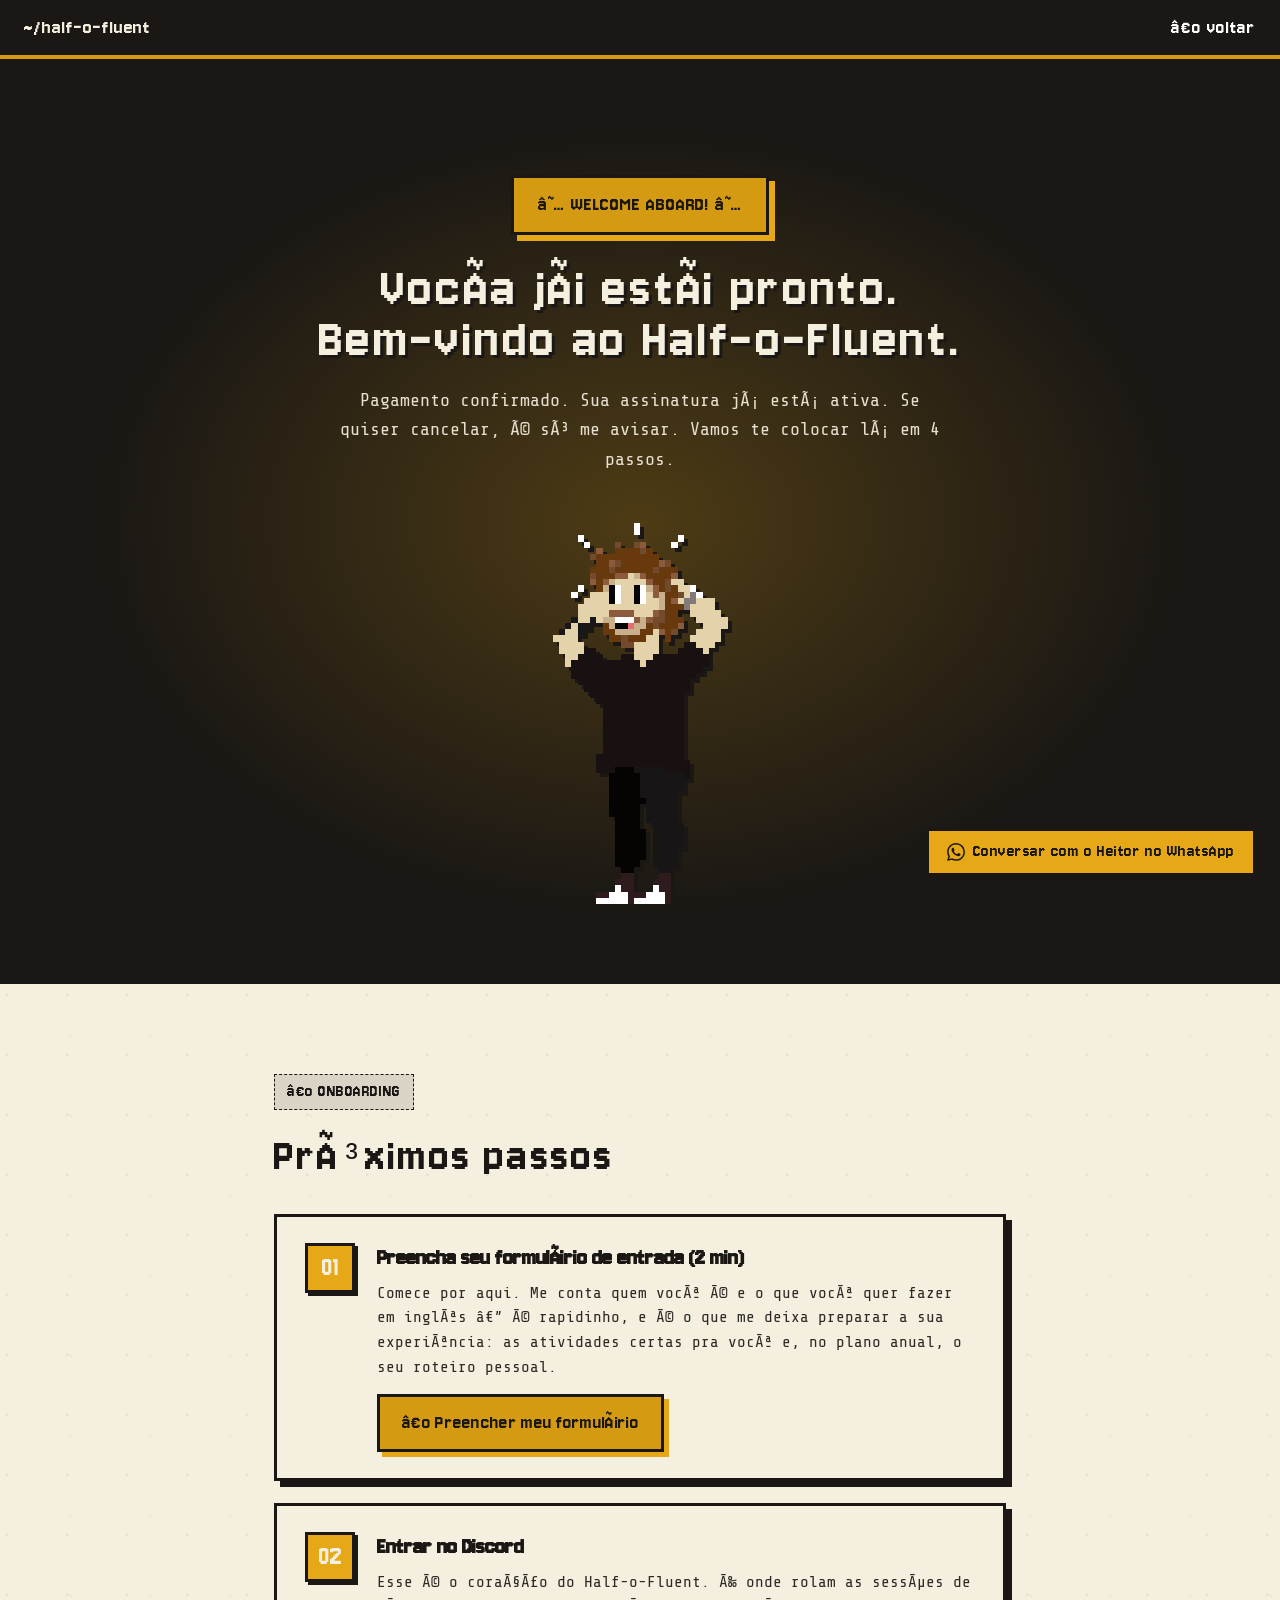
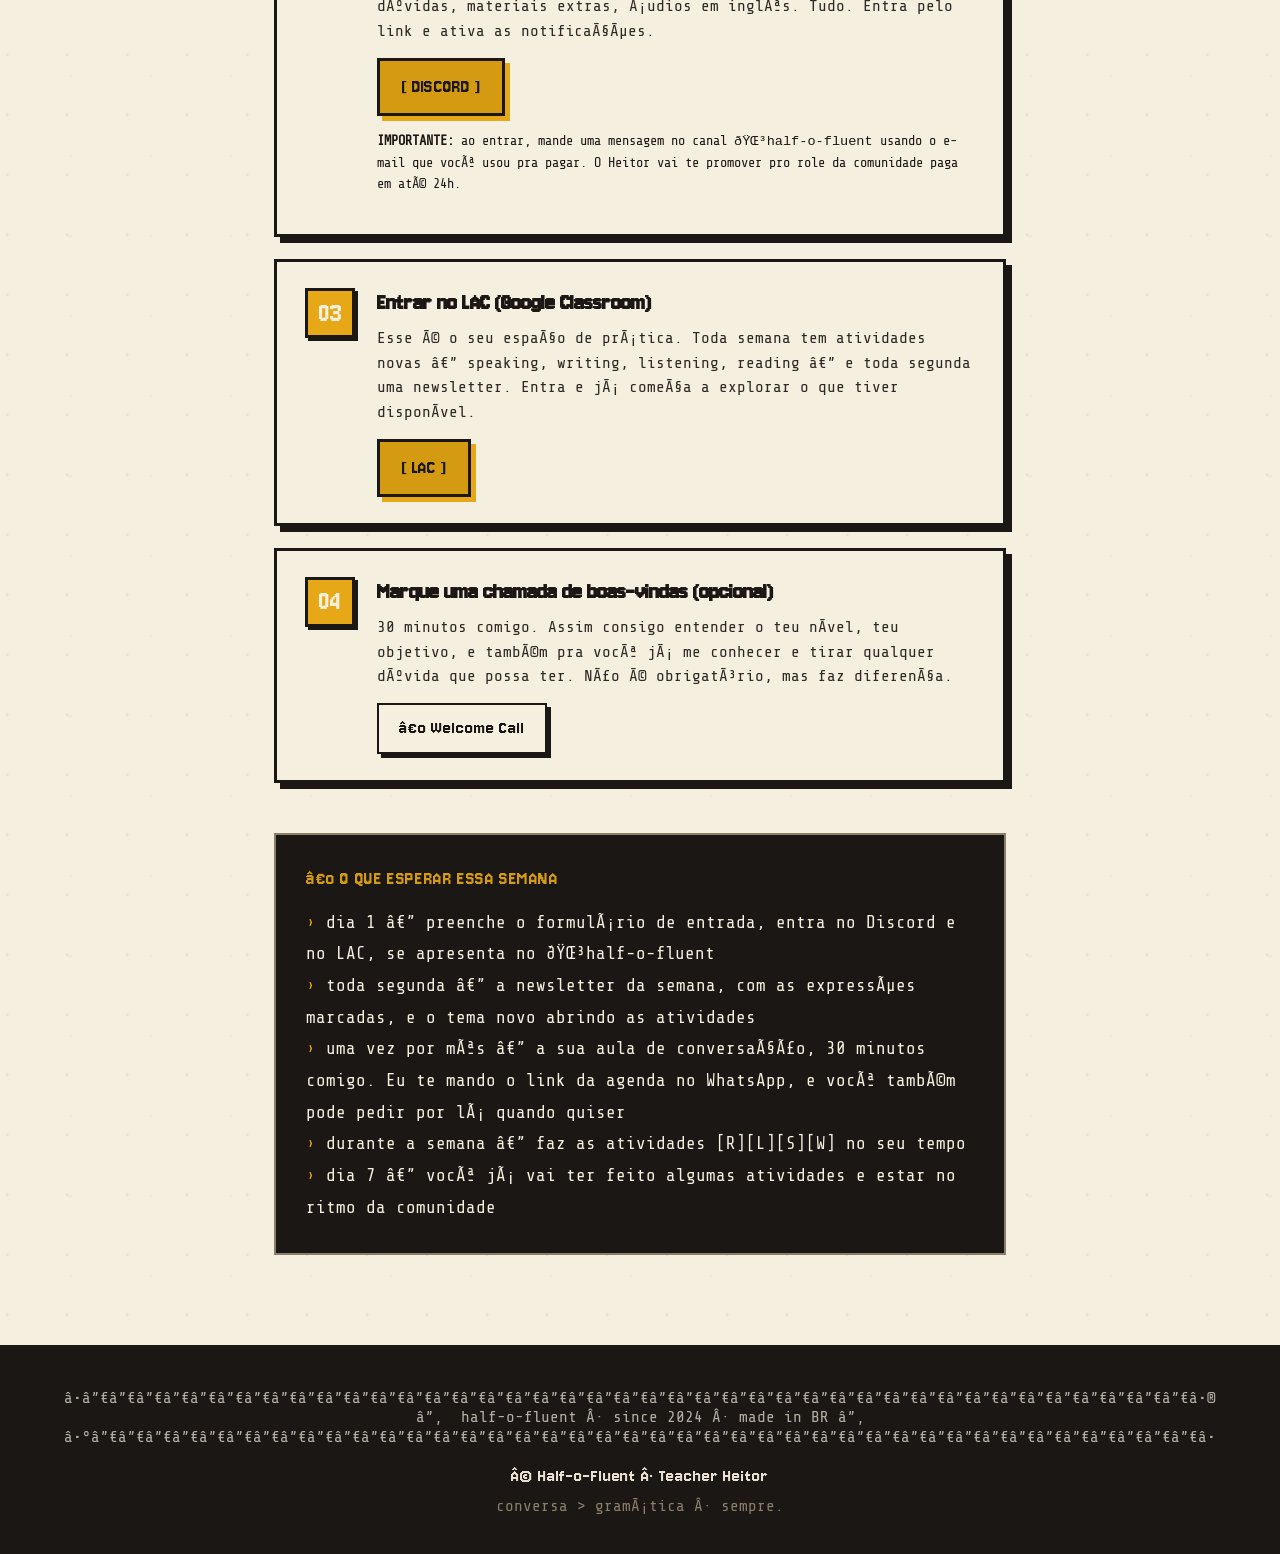
<file: bem-vindo.html>
<!DOCTYPE html>
<html lang="pt-BR">
<head>
    <script defer src="https://cloud.umami.is/script.js" data-website-id="f7b550e4-48d6-4816-8ac1-0fb7448a039a"></script>

    <!-- ===== PIXEL DA META (2026-08-16) ===============================
         Mesmo dataset do index.html: half-o-fluent.com, id 971643325947322.
         Esta pagina agora e o destino pos-pagamento dos links do Stripe,
         entao e AQUI que o evento Purchase nasce.
         ================================================================ -->
    <!-- Meta Pixel Code -->
    <script>
    !function(f,b,e,v,n,t,s)
    {if(f.fbq)return;n=f.fbq=function(){n.callMethod?
    n.callMethod.apply(n,arguments):n.queue.push(arguments)};
    if(!f._fbq)f._fbq=n;n.push=n;n.loaded=!0;n.version='2.0';
    n.queue=[];t=b.createElement(e);t.async=!0;
    t.src=v;s=b.getElementsByTagName(e)[0];
    s.parentNode.insertBefore(t,s)}(window, document,'script',
    'https://connect.facebook.net/en_US/fbevents.js');
    fbq('init', '971643325947322');
    fbq('track', 'PageView');
    </script>
    <noscript><img height="1" width="1" style="display:none"
    src="https://www.facebook.com/tr?id=971643325947322&ev=PageView&noscript=1"
    /></noscript>
    <!-- End Meta Pixel Code -->

    <link rel="icon" type="image/png" href="assets/favicon.png">
    <meta charset="UTF-8">
    <meta name="viewport" content="width=device-width, initial-scale=1.0">
    <meta name="description" content="Bem-vindo à comunidade Half-o-Fluent.">
    <meta name="robots" content="noindex, nofollow">
    <title>Bem-vindo · Half-o-Fluent</title>
    <link rel="stylesheet" href="style.css">
</head>
<body>

<!-- ==================== NAV (minimal) ==================== -->
<nav class="navbar">
    <a href="index.html" class="nav-brand pixel-font">~/half-o-fluent</a>
    <ul class="nav-links">
        <li><a class="pixel-font" href="index.html">› voltar</a></li>
    </ul>
</nav>

<!-- ==================== WELCOME HERO ==================== -->
<header class="welcome-hero">
    <div class="hero-bg" aria-hidden="true">
        <div class="hero-mountains"></div>
        <div class="hero-mist"></div>
        <div class="hero-scanlines"></div>
    </div>

    <div style="position: relative; z-index: 1;">
        <p class="welcome-banner pixel-font">★ WELCOME ABOARD! ★</p>
        <h1 class="welcome-headline pixel-font">Você já está pronto.<br>Bem-vindo ao Half-o-Fluent.</h1>
        <p class="welcome-sub" id="welcome-sub">Pagamento confirmado. Sua assinatura já está ativa. Se quiser cancelar, é só me avisar. Vamos te colocar lá em 4 passos.</p>
        <img src="assets/heitor-intro-2.png" alt="Teacher Heitor comemorando" class="welcome-avatar">
    </div>
</header>

<!-- ==================== ONBOARDING STEPS ==================== -->
<section class="section section-parchment">
    <div class="container narrow">
        <div class="section-header">
            <span class="section-label pixel-font">› ONBOARDING</span>
        </div>

        <h2 class="section-title pixel-font">Próximos passos</h2>

        <div class="steps-grid">

            <div class="step-card">
                <div class="step-num">01</div>
                <div class="step-body">
                    <h3>Preencha seu formulário de entrada (2 min)</h3>
                    <p>Comece por aqui. Me conta quem você é e o que você quer fazer em inglês — é rapidinho, e é o que me deixa preparar a sua experiência: as atividades certas pra você e, no plano anual, o seu roteiro pessoal.</p>
                    <!-- ⬇️ HEITOR: cole aqui o link do Google Form de entrada. É o ÚNICO lugar do form nesta página. -->
                    <a href="https://forms.gle/jyiyxY1DZCByrQmu9" class="btn-primary pixel-font" target="_blank" rel="noopener" data-umami-event="intake_form">› Preencher meu formulário</a>
                </div>
            </div>

            <div class="step-card">
                <div class="step-num">02</div>
                <div class="step-body">
                    <h3>Entrar no Discord</h3>
                    <p>Esse é o coração do Half-o-Fluent. É onde rolam as sessões de dúvidas, materiais extras, áudios em inglês. Tudo. Entra pelo link e ativa as notificações.</p>
                    <a href="https://discord.gg/bJD7fcKxhy" class="btn-primary pixel-font" target="_blank" rel="noopener">[ DISCORD ]</a>
                    <p style="margin-top:14px; font-size:0.85rem; color:var(--moss);"><strong>IMPORTANTE:</strong> ao entrar, mande uma mensagem no canal <code>🌳half-o-fluent</code> usando o e-mail que você usou pra pagar. O Heitor vai te promover pro role da comunidade paga em até 24h.</p>
                </div>
            </div>

            <div class="step-card">
                <div class="step-num">03</div>
                <div class="step-body">
                    <h3>Entrar no LAC (Google Classroom)</h3>
                    <p>Esse é o seu espaço de prática. Toda semana tem atividades novas — speaking, writing, listening, reading — e toda segunda uma newsletter. Entra e já começa a explorar o que tiver disponível.</p>
                    <a href="https://classroom.google.com/c/NzgxMzMwMzEwNjQ4?cjc=s4eo4k6s" class="btn-primary pixel-font" target="_blank" rel="noopener">[ LAC ]</a>
                </div>
            </div>

            <div class="step-card">
                <div class="step-num">04</div>
                <div class="step-body">
                    <h3>Marque uma chamada de boas-vindas (opcional)</h3>
                    <p>30 minutos comigo. Assim consigo entender o teu nível, teu objetivo, e também pra você já me conhecer e tirar qualquer dúvida que possa ter. Não é obrigatório, mas faz diferença.</p>
                    <a href="https://cal.com/teacherheitor/30min" class="btn-secondary pixel-font" target="_blank" rel="noopener">› Welcome Call</a>
                </div>
            </div>

        </div>

        <!-- ROADMAP -->
        <div class="roadmap">
            <p class="roadmap-title">› O QUE ESPERAR ESSA SEMANA</p>
            <ul>
                <li>dia 1 — preenche o formulário de entrada, entra no Discord e no LAC, se apresenta no 🌳half-o-fluent</li>
                <li>toda segunda — a newsletter da semana, com as expressões marcadas, e o tema novo abrindo as atividades</li>
                <li>uma vez por mês — a sua aula de conversação, 30 minutos comigo. Eu te mando o link da agenda no WhatsApp, e você também pode pedir por lá quando quiser</li>
                <li>durante a semana — faz as atividades [R][L][S][W] no seu tempo</li>
                <li>dia 7 — você já vai ter feito algumas atividades e estar no ritmo da comunidade</li>
            </ul>
        </div>
   </div>
</section>

<!-- ==================== FOOTER ==================== -->
<footer class="site-footer">
    <div class="container">
        <pre class="ascii-sig" aria-hidden="true">
╭─────────────────────────────────────────╮
│  half-o-fluent · since 2024 · made in BR │
╰─────────────────────────────────────────╯</pre>
        <p class="pixel-font footer-line">© Half-o-Fluent · Teacher Heitor</p>
        <p class="footer-line dim-text">conversa &gt; gramática · sempre.</p>
    </div>
</footer>

<a href="https://wa.me/5519991513041?text=Oi%20Heitor!%20Vi%20o%20site%20e%20queria%20tirar%20uma%20d%C3%BAvida." class="whatsapp-fab" target="_blank" rel="noopener" aria-label="Conversar com o Heitor no WhatsApp">
    <svg class="wa-icon" viewBox="0 0 24 24" fill="currentColor" aria-hidden="true"><path d="M17.472 14.382c-.297-.149-1.758-.867-2.03-.967-.273-.099-.471-.148-.67.15-.197.297-.767.966-.94 1.164-.173.199-.347.223-.644.075-.297-.15-1.255-.463-2.39-1.475-.883-.788-1.48-1.761-1.653-2.059-.173-.297-.018-.458.13-.606.134-.133.298-.347.446-.52.149-.174.198-.298.298-.497.099-.198.05-.371-.025-.52-.075-.149-.669-1.612-.916-2.207-.242-.579-.487-.5-.669-.51-.173-.008-.371-.01-.57-.01-.198 0-.52.074-.792.372-.272.297-1.04 1.016-1.04 2.479 0 1.462 1.065 2.875 1.213 3.074.149.198 2.096 3.2 5.077 4.487.709.306 1.262.489 1.694.625.712.227 1.36.195 1.871.118.571-.085 1.758-.719 2.006-1.413.248-.694.248-1.289.173-1.413-.074-.124-.272-.198-.57-.347m-5.421 7.403h-.004a9.87 9.87 0 01-5.031-1.378l-.361-.214-3.741.982.998-3.648-.235-.374a9.86 9.86 0 01-1.51-5.26c.001-5.45 4.436-9.884 9.888-9.884 2.64 0 5.122 1.03 6.988 2.898a9.825 9.825 0 012.893 6.994c-.003 5.45-4.437 9.884-9.885 9.884m8.413-18.297A11.815 11.815 0 0012.05 0C5.495 0 .16 5.335.157 11.892c0 2.096.547 4.142 1.588 5.945L.057 24l6.305-1.654a11.882 11.882 0 005.683 1.448h.005c6.554 0 11.89-5.335 11.893-11.893a11.821 11.821 0 00-3.48-8.413z"/></svg>
    <span>Conversar com o Heitor no WhatsApp</span>
</a>

<!-- ==================== COMPRA: UMAMI + PIXEL (2026-08-16) ====================
     Os links de pagamento do Stripe agora terminam aqui, com ?plano=anual ou
     ?plano=mensal. Chegar nesta pagina COM esse parametro e a prova de que o
     pagamento passou, entao e aqui que disparam:

       Umami : purchase_confirmed  +  purchase_anual / purchase_mensal
       Meta  : Purchase (com valor em BRL)

     Sem ?plano= na URL nao dispara NADA de compra. Isso e de proposito: quem
     salvou o link nos favoritos, ou volta pra pegar o link do Discord de novo,
     nao pode contar como venda.

     Trava de recarga: uma vez disparado, guarda uma marca na sessionStorage.
     Dar F5 na pagina nao conta de novo.

     ATENCAO: o valor abaixo e o preco de tabela. Quem paga com cupom gera um
     Purchase com valor cheio aqui. Pro caixa de verdade, Stripe sempre.
     ========================================================================== -->
<script>
(function () {
  var PLANOS = {
    anual:  { valor: 949.90, evento: 'purchase_anual',  texto: 'Pagamento confirmado. Seu plano anual já está ativo, e você tem 12 meses pela frente. Vamos te colocar lá em 4 passos.' },
    mensal: { valor:  94.90, evento: 'purchase_mensal', texto: 'Pagamento confirmado. Sua assinatura já está ativa e renova todo mês. Se quiser cancelar, é só me avisar. Vamos te colocar lá em 4 passos.' }
  };

  var plano, marca, jaContou;
  try { plano = new URLSearchParams(window.location.search).get('plano'); } catch (e) { plano = null; }
  var p = plano && PLANOS[plano];
  if (!p) { return; }

  /* copy da pagina fala a lingua do plano certo */
  try {
    var sub = document.getElementById('welcome-sub');
    if (sub) { sub.textContent = p.texto; }
  } catch (e) {}

  /* trava de recarga */
  marca = 'hof_compra_' + plano;
  try { jaContou = window.sessionStorage.getItem(marca) === '1'; } catch (e) { jaContou = false; }
  if (jaContou) { return; }
  try { window.sessionStorage.setItem(marca, '1'); } catch (e) {}

  function dispara() {
    try {
      if (window.umami) {
        umami.track('purchase_confirmed', { plano: plano });
        umami.track(p.evento);
      }
    } catch (e) {}
    try {
      if (window.fbq) {
        fbq('track', 'Purchase', { value: p.valor, currency: 'BRL', content_name: 'LAC ' + plano });
      }
    } catch (e) {}
  }

  /* o script do Umami tem defer, entao pode nao existir ainda no parse.
     tenta agora e tenta de novo depois que a pagina terminar de carregar. */
  var mandou = false;
  function tenta() {
    if (mandou) { return; }
    if (window.umami || window.fbq) { mandou = true; dispara(); }
  }
  tenta();
  if (!mandou) {
    window.addEventListener('load', tenta);
    setTimeout(tenta, 1500);
    setTimeout(function () { if (!mandou) { mandou = true; dispara(); } }, 4000);
  }
})();
</script>

</body>
</html>
</file>
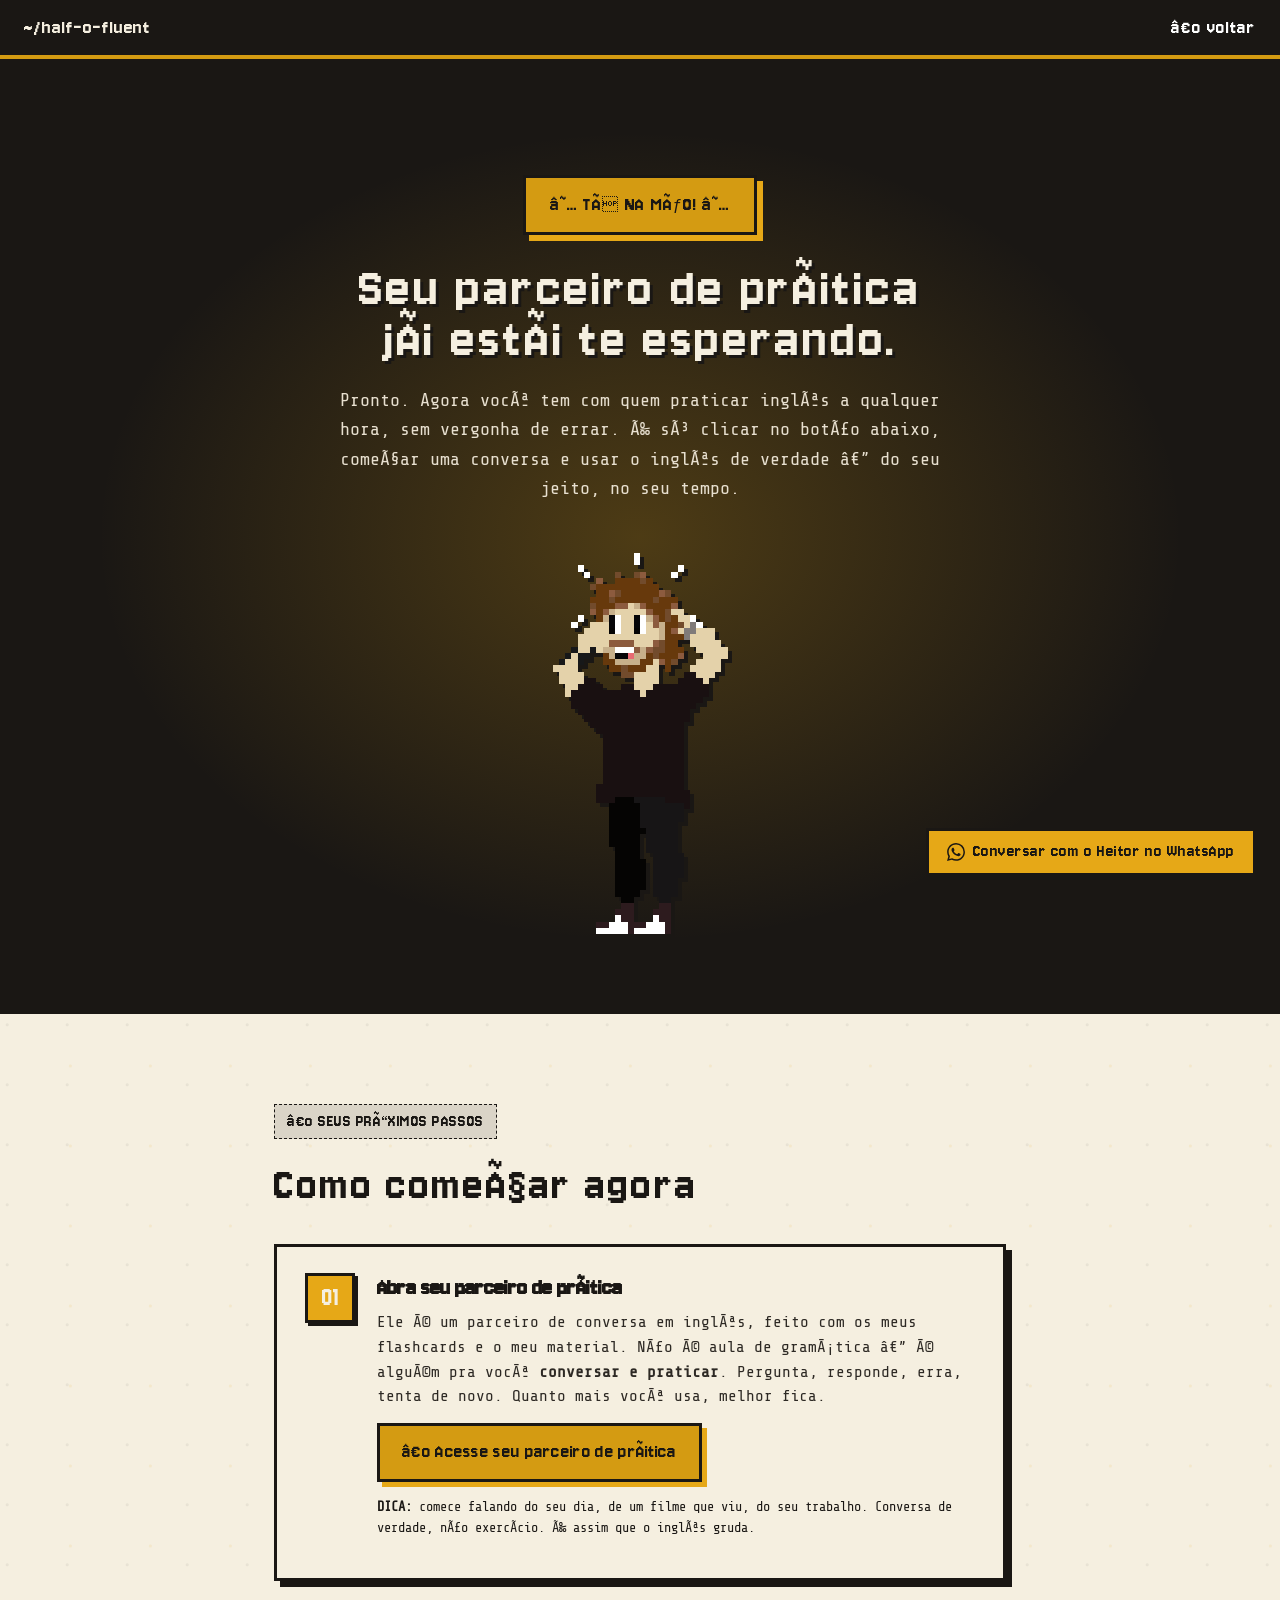
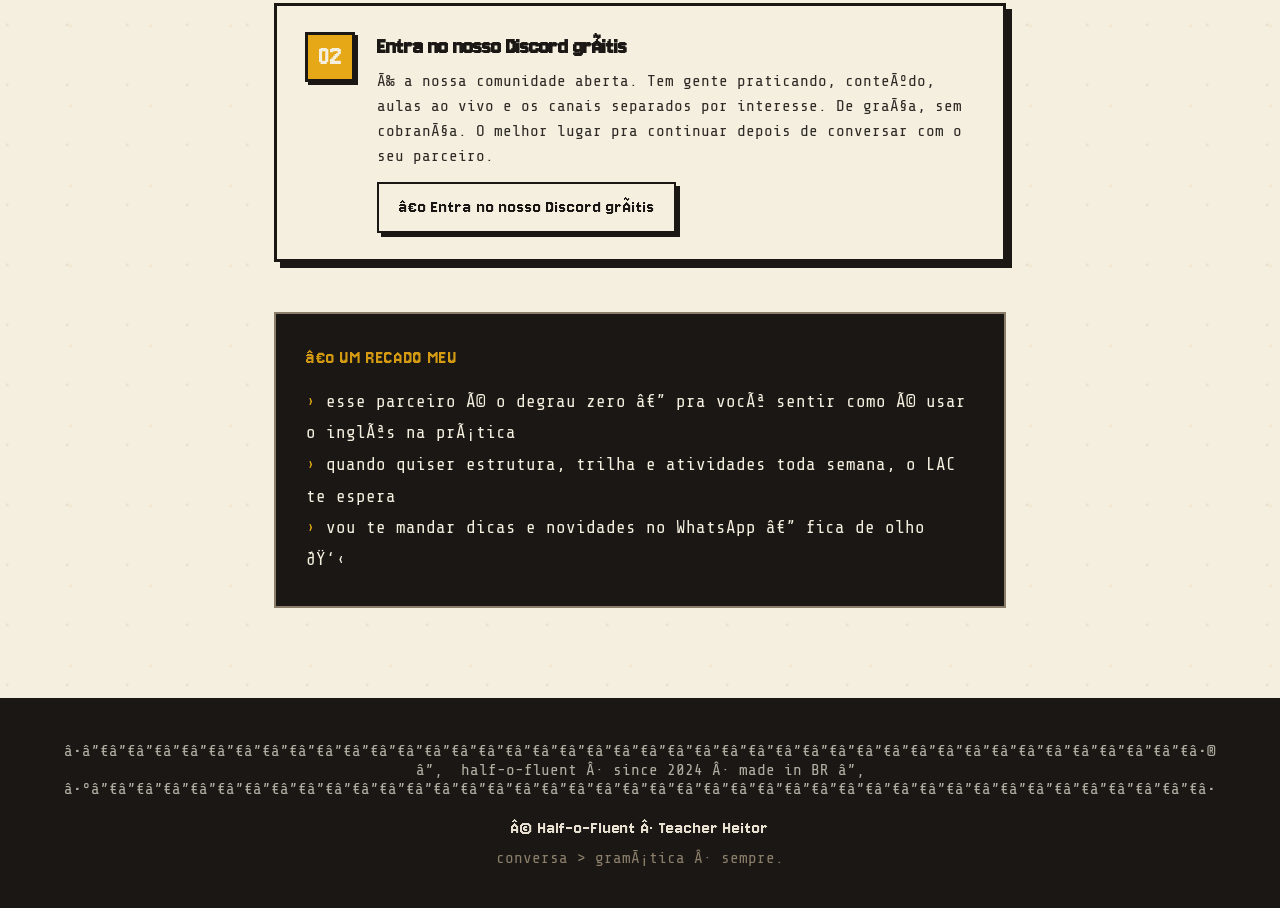
<file: comecar.html>
<!DOCTYPE html>
<html lang="pt-BR">
<head>
    <script defer src="https://cloud.umami.is/script.js" data-website-id="f7b550e4-48d6-4816-8ac1-0fb7448a039a"></script>

    <!-- ===== PIXEL DA META (046, 2026-08-27) =========================
         Mesmo dataset do index.html e do bem-vindo.html:
         half-o-fluent.com, id 971643325947322.
         Esta pagina e o destino do follow-up de WhatsApp quando um lead de
         aula experimental fica quieto. Sem pixel aqui, essa gente some.
         So PageView. Nao nasce nenhum evento de conversao nesta pagina.
         ================================================================ -->
    <!-- Meta Pixel Code -->
    <script>
    !function(f,b,e,v,n,t,s)
    {if(f.fbq)return;n=f.fbq=function(){n.callMethod?
    n.callMethod.apply(n,arguments):n.queue.push(arguments)};
    if(!f._fbq)f._fbq=n;n.push=n;n.loaded=!0;n.version='2.0';
    n.queue=[];t=b.createElement(e);t.async=!0;
    t.src=v;s=b.getElementsByTagName(e)[0];
    s.parentNode.insertBefore(t,s)}(window, document,'script',
    'https://connect.facebook.net/en_US/fbevents.js');
    fbq('init', '971643325947322');
    fbq('track', 'PageView');
    </script>
    <noscript><img height="1" width="1" style="display:none"
    src="https://www.facebook.com/tr?id=971643325947322&ev=PageView&noscript=1"
    /></noscript>
    <!-- End Meta Pixel Code -->

    <link rel="icon" type="image/png" href="assets/favicon.png">
    <meta charset="UTF-8">
    <meta name="viewport" content="width=device-width, initial-scale=1.0">
    <meta name="description" content="Seu parceiro de prática de inglês está pronto. Bem-vindo ao Half-o-Fluent.">
    <meta name="robots" content="noindex, nofollow">
    <title>Seu parceiro de prática · Half-o-Fluent</title>
    <link rel="stylesheet" href="style.css">
</head>
<body>

<!-- ==================== NAV (minimal) ==================== -->
<nav class="navbar">
    <a href="index.html" class="nav-brand pixel-font">~/half-o-fluent</a>
    <ul class="nav-links">
        <li><a class="pixel-font" href="index.html">› voltar</a></li>
    </ul>
</nav>

<!-- ==================== WELCOME HERO ==================== -->
<header class="welcome-hero">
    <div class="hero-bg" aria-hidden="true">
        <div class="hero-mountains"></div>
        <div class="hero-mist"></div>
        <div class="hero-scanlines"></div>
    </div>

    <div style="position: relative; z-index: 1;">
        <p class="welcome-banner pixel-font">★ TÁ NA MÃO! ★</p>
        <h1 class="welcome-headline pixel-font">Seu parceiro de prática<br>já está te esperando.</h1>
        <p class="welcome-sub">Pronto. Agora você tem com quem praticar inglês a qualquer hora, sem vergonha de errar. É só clicar no botão abaixo, começar uma conversa e usar o inglês de verdade — do seu jeito, no seu tempo.</p>
        <img src="assets/heitor-intro-2.png" alt="Teacher Heitor comemorando" class="welcome-avatar">
    </div>
</header>

<!-- ==================== NEXT STEPS ==================== -->
<section class="section section-parchment">
    <div class="container narrow">
        <div class="section-header">
            <span class="section-label pixel-font">› SEUS PRÓXIMOS PASSOS</span>
        </div>

        <h2 class="section-title pixel-font">Como começar agora</h2>

        <div class="steps-grid">

            <div class="step-card">
                <div class="step-num">01</div>
                <div class="step-body">
                    <h3>Abra seu parceiro de prática</h3>
                    <p>Ele é um parceiro de conversa em inglês, feito com os meus flashcards e o meu material. Não é aula de gramática — é alguém pra você <strong>conversar e praticar</strong>. Pergunta, responde, erra, tenta de novo. Quanto mais você usa, melhor fica.</p>
                    <a href="https://gemini.google.com/gem/1dxyKWbdcOpqDFalahQaeXPFwgo8VuhVB?usp=sharing" class="btn-primary pixel-font" target="_blank" rel="noopener" data-umami-event="gem_open">› Acesse seu parceiro de prática</a>
                    <p style="margin-top:14px; font-size:0.85rem; color:var(--moss);"><strong>DICA:</strong> comece falando do seu dia, de um filme que viu, do seu trabalho. Conversa de verdade, não exercício. É assim que o inglês gruda.</p>
                </div>
            </div>

            <div class="step-card">
                <div class="step-num">02</div>
                <div class="step-body">
                    <h3>Entra no nosso Discord grátis</h3>
                    <p>É a nossa comunidade aberta. Tem gente praticando, conteúdo, aulas ao vivo e os canais separados por interesse. De graça, sem cobrança. O melhor lugar pra continuar depois de conversar com o seu parceiro.</p>
                    <a href="https://discord.gg/bJD7fcKxhy" class="btn-secondary pixel-font" target="_blank" rel="noopener" data-umami-event="discord_join">› Entra no nosso Discord grátis</a>
                </div>
            </div>

        </div>

        <!-- O QUE ESPERAR -->
        <div class="roadmap">
            <p class="roadmap-title">› UM RECADO MEU</p>
            <ul>
                <li>esse parceiro é o degrau zero — pra você sentir como é usar o inglês na prática</li>
                <li>quando quiser estrutura, trilha e atividades toda semana, o LAC te espera</li>
                <li>vou te mandar dicas e novidades no WhatsApp — fica de olho 👋</li>
            </ul>
        </div>
   </div>
</section>

<!-- ==================== FOOTER ==================== -->
<footer class="site-footer">
    <div class="container">
        <pre class="ascii-sig" aria-hidden="true">
╭─────────────────────────────────────────╮
│  half-o-fluent · since 2024 · made in BR │
╰─────────────────────────────────────────╯</pre>
        <p class="pixel-font footer-line">© Half-o-Fluent · Teacher Heitor</p>
        <p class="footer-line dim-text">conversa &gt; gramática · sempre.</p>
    </div>
</footer>

<a href="https://wa.me/5519991513041?text=Oi%20Heitor!%20Peguei%20meu%20parceiro%20de%20pr%C3%A1tica%20e%20queria%20te%20falar." class="whatsapp-fab" target="_blank" rel="noopener" aria-label="Conversar com o Heitor no WhatsApp">
    <svg class="wa-icon" viewBox="0 0 24 24" fill="currentColor" aria-hidden="true"><path d="M17.472 14.382c-.297-.149-1.758-.867-2.03-.967-.273-.099-.471-.148-.67.15-.197.297-.767.966-.94 1.164-.173.199-.347.223-.644.075-.297-.15-1.255-.463-2.39-1.475-.883-.788-1.48-1.761-1.653-2.059-.173-.297-.018-.458.13-.606.134-.133.298-.347.446-.52.149-.174.198-.298.298-.497.099-.198.05-.371-.025-.52-.075-.149-.669-1.612-.916-2.207-.242-.579-.487-.5-.669-.51-.173-.008-.371-.01-.57-.01-.198 0-.52.074-.792.372-.272.297-1.04 1.016-1.04 2.479 0 1.462 1.065 2.875 1.213 3.074.149.198 2.096 3.2 5.077 4.487.709.306 1.262.489 1.694.625.712.227 1.36.195 1.871.118.571-.085 1.758-.719 2.006-1.413.248-.694.248-1.289.173-1.413-.074-.124-.272-.198-.57-.347m-5.421 7.403h-.004a9.87 9.87 0 01-5.031-1.378l-.361-.214-3.741.982.998-3.648-.235-.374a9.86 9.86 0 01-1.51-5.26c.001-5.45 4.436-9.884 9.888-9.884 2.64 0 5.122 1.03 6.988 2.898a9.825 9.825 0 012.893 6.994c-.003 5.45-4.437 9.884-9.885 9.884m8.413-18.297A11.815 11.815 0 0012.05 0C5.495 0 .16 5.335.157 11.892c0 2.096.547 4.142 1.588 5.945L.057 24l6.305-1.654a11.882 11.882 0 005.683 1.448h.005c6.554 0 11.89-5.335 11.893-11.893a11.821 11.821 0 00-3.48-8.413z"/></svg>
    <span>Conversar com o Heitor no WhatsApp</span>
</a>

</body>
</html>
</file>
<file: style.css>
@font-face {
    font-family: 'MyPixelFont';
    src: url('fonts/pixel-font.ttf') format('truetype');
    font-display: swap;
}

@font-face {
    font-family: 'MyBodyFont';
    src: url('fonts/body-font.ttf') format('truetype');
    font-display: swap;
}

@font-face {
    font-family: 'PixelJ10';
    src: url('fonts/pixel-font-J10.ttf') format('truetype');
    font-display: swap;
    size-adjust: 130%;   /* J10 sits smaller in the em than the old pixel font — scale up to match (2026-07-03) */
}

:root {
    /* core palette — brand guide v1.0 (solarpunk-terminal-pixel art) */
    --ink:        #1A1714;          /* Charcoal — primary background */
    --ink-soft:   #2D2924;          /* Warm Stone — surfaces, panels */
    --gray-deep:  #3D3833;          /* warm dark grey */
    --gray-mid:   #8B7E6A;          /* Driftwood — muted text */
    --gray-light: #B5A998;          /* warm light grey */
    --gray-pale:  #E8E0D0;          /* warm pale grey */
    --brand-yellow: #E6A817;        /* Amber Gold — THE accent */
    --sun:        #D49B12;          /* deeper amber — shadows, depth */
    --earth-white:#F5EFE0;          /* Cream — primary text on dark */
    --parchment:  #F5EFE0;          /* Cream alias */
    --solarpunk:  #7CB342;          /* Solarpunk Green — success, growth */

    /* semantic aliases */
    --black:      var(--ink);
    --stone-grey: var(--gray-light);
    --moss:       var(--ink);
    --leaf:       var(--gray-mid);
    --mist:       var(--gray-pale);
    --phosphor:   var(--earth-white);
    --phosphor-d: var(--gray-mid);
    --bark:       var(--ink-soft);
    --ember:      var(--brand-yellow);

    /* typography */
    --pixel-font:     'PixelJ10', 'Courier New', monospace;    /* legible retro — site-wide (2026-07-03) */
    --pixel-original: 'MyPixelFont', 'Courier New', monospace; /* kept on card names + subtitles + popup */
    --term-font:  'MyBodyFont', 'Courier New', monospace;
    --body-font:  'MyBodyFont', 'Courier New', monospace;

    /* layout */
    --max-w:      1200px;
    --narrow-w:   780px;
    --radius:     0px;              /* keep it sharp */
}

/* ==========================================================
   RESET
   ========================================================== */
*, *::before, *::after { box-sizing: border-box; }

html { scroll-behavior: smooth; }

body {
    margin: 0;
    font-family: var(--body-font);
    font-size: 17px;
    line-height: 1.6;
    color: var(--ink);
    background-color: var(--parchment);
    /* 046b (2026-08-27): saiu a moldura de 12px em volta da pagina inteira.
       Era ela a "borda/padding do lado" que o Heitor via toda vez que uma
       secao trocava de cor: TODAS as secoes ficavam 24px mais estreitas que a
       tela e comecavam em left:12. Pra trazer de volta:
           border: 12px solid var(--ink); */
    min-height: 100vh;
    overflow-x: hidden;
}

img { max-width: 100%; height: auto; display: block; image-rendering: pixelated; image-rendering: crisp-edges; }

a { color: inherit; }

/* ==========================================================
   TYPOGRAPHY UTILITIES
   ========================================================== */
.pixel-font { font-family: var(--pixel-font) !important; font-weight: normal; letter-spacing: 0.06em; }
.term-font  { font-family: var(--term-font) !important; }

/* Keep the ORIGINAL pixel font (tight tracking) on card names + subtitles, and BOTH pop-ups
   (Copa + lead / Teacher-Assistant). Everything else uses PixelJ10 at wider tracking. 2026-07-03. */
.biome-card .biome-title,
.biome-card .biome-subtitle { font-family: var(--pixel-original) !important; letter-spacing: 0.02em; }
.copa-modal,
.lead-modal { --pixel-font: var(--pixel-original); }
.copa-modal .pixel-font,
.lead-modal .pixel-font { letter-spacing: 0.02em; }

.dim-text { color: var(--leaf); }
.accent { color: var(--ember); }
.accent-warm { color: var(--sun); }

/* ==========================================================
   LAYOUT
   ========================================================== */
.container { max-width: var(--max-w); margin: 0 auto; padding: 0 24px; }
.container.narrow { max-width: var(--narrow-w); }
.centered { text-align: center; }

/* ==========================================================
   NAVBAR
   ========================================================== */
.navbar {
    background: var(--ink);
    padding: 14px 24px;
    border-bottom: 4px solid var(--sun);
    position: sticky;
    top: 0;
    z-index: 100;
    display: flex;
    justify-content: space-between;
    align-items: center;
    gap: 20px;
    flex-wrap: wrap;
}

.nav-brand {
    color: var(--phosphor);
    text-decoration: none;
    font-size: 1rem;
}

.nav-links {
    display: flex;
    align-items: center;
    gap: 20px;
    list-style: none;
    margin: 0;
    padding: 0;
    flex-wrap: wrap;
}

.nav-links a {
    color: white;
    text-decoration: none;
    font-size: 0.95rem;
    transition: color 0.15s ease;
}

.nav-links a:hover { color: var(--sun); }

.nav-btn {
    background: var(--sun);
    color: var(--ink) !important;
    padding: 8px 14px;
    border: 2px solid var(--ink);
    box-shadow: 3px 3px 0 var(--moss);
    transition: transform 0.15s, box-shadow 0.15s;
}
.nav-btn:hover {
    transform: translate(-2px, -2px);
    box-shadow: 5px 5px 0 var(--moss);
    color: var(--ink) !important;
}

/* ==========================================================
   HERO
   ========================================================== */
.hero {
    position: relative;
    min-height: 80vh;
    display: flex;
    align-items: center;
    justify-content: center;
    padding: 80px 24px 60px;
    overflow: hidden;
    isolation: isolate;
}

/* layered background — pure dark, subtle yellow vignette */
.hero-bg {
    position: absolute;
    inset: 0;
    z-index: -2;
    background:
        radial-gradient(ellipse at 50% 100%, rgba(230, 168, 23, 0.12), transparent 65%),
        linear-gradient(180deg, #1A1714 0%, #0F0D0A 100%);
}

.hero-mountains { display: none; }
.hero-mist { display: none; }

.hero-scanlines {
    position: absolute;
    inset: 0;
    background: repeating-linear-gradient(
        0deg,
        rgba(255, 255, 255, 0.0) 0px,
        rgba(255, 255, 255, 0.0) 2px,
        rgba(255, 255, 255, 0.025) 3px,
        rgba(255, 255, 255, 0.025) 4px
    );
    pointer-events: none;
    opacity: 0.5;
}

.hero-coords { display: none; }

.hero-content {
    position: relative;
    z-index: 1;
    display: grid;
    /* 2026-08-14: coluna unica. O video agora mora DENTRO do terminal,
       entao nao existe mais a coluna do avatar. */
    grid-template-columns: minmax(0, 620px);
    gap: 50px;
    align-items: center;
    justify-content: center;
    justify-items: center;
    max-width: var(--max-w);
    width: 100%;
    margin: 0 auto;
}

@media (max-width: 880px) {
    .hero-content {
        grid-template-columns: minmax(0, 1fr);
        gap: 30px;
    }
}

/* ==========================================================
   TERMINAL WINDOW (reusable)
   ========================================================== */
.terminal-window {
    background: var(--ink);
    border: 2px solid var(--brand-yellow);
    box-shadow:
        0 0 0 3px var(--ink),
        0 0 0 5px var(--gray-deep),
        10px 10px 0 var(--ink);
    overflow: hidden;
}

.terminal-bar {
    background: var(--ink-soft);
    border-bottom: 1px solid var(--gray-deep);
    padding: 8px 14px;
    display: flex;
    align-items: center;
    gap: 8px;
}

.terminal-dot {
    width: 10px;
    height: 10px;
    background: var(--gray-mid);
    border-radius: 50%;
    display: inline-block;
}
.terminal-dot:nth-child(1) { background: var(--gray-mid); }
.terminal-dot:nth-child(2) { background: var(--gray-light); }
.terminal-dot:nth-child(3) { background: var(--brand-yellow); }

.terminal-title {
    margin-left: 10px;
    color: var(--leaf);
    font-family: var(--term-font);
    font-size: 1.05rem;
    letter-spacing: 0.02em;
}

.terminal-body {
    padding: 28px 28px 32px;
    color: var(--earth-white);
    font-family: var(--term-font);
    font-size: 1.15rem;
    line-height: 1.5;
}

.terminal-body-light {
    background: var(--earth-white);
    color: var(--ink);
    padding: 14px;
}

.prompt { color: var(--sun); margin-right: 6px; }

/* ==========================================================
   HERO TERMINAL — bigger, with headline inside
   ========================================================== */
.hero-terminal { max-width: 620px; }

/* VIDEO dentro do terminal do hero (2026-08-14) */
.hero-video-wrap { max-width: 260px; width: 100%; margin: 0 auto 24px; }

.hero-headline {
    color: var(--parchment);
    font-size: 2.4rem;
    line-height: 1.15;
    margin: 28px 0 16px;
    text-shadow: 3px 3px 0 var(--ink);
}

.hero-sub {
    color: var(--mist);
    font-family: var(--body-font);
    font-size: 1.05rem;
    line-height: 1.5;
    margin: 0 0 28px 0;
}

.hero-cta {
    display: flex;
    gap: 16px;
    flex-wrap: wrap;
    align-items: center;
}

@media (max-width: 600px) {
    .hero-headline { font-size: 1.7rem; }
    .terminal-body { padding: 20px 18px; }
}

/* ==========================================================
   HERO AVATAR STAGE
   ========================================================== */
.hero-avatar-stage {
    display: flex;
    flex-direction: column;
    align-items: center;
    justify-content: center;
    gap: 14px;
    position: relative;
    width: 100%;
    text-align: center;
}

/* soft warm halo so the dark silhouette doesn't vanish against the dark hero */
.hero-avatar-stage::before {
    content: "";
    position: absolute;
    top: 50%;
    left: 50%;
    width: 280px;
    height: 320px;
    transform: translate(-50%, -50%);
    background: radial-gradient(ellipse at center,
        rgba(230, 168, 23, 0.18) 0%,
        rgba(230, 168, 23, 0.08) 40%,
        transparent 70%);
    z-index: 0;
    pointer-events: none;
}

.hero-avatar-img {
    width: 200px;
    height: auto;
    image-rendering: pixelated;
    /* 1px yellow outline (4 directions) so black clothes pop against black bg */
    filter:
        drop-shadow( 1px 0 0 var(--brand-yellow))
        drop-shadow(-1px 0 0 var(--brand-yellow))
        drop-shadow( 0 1px 0 var(--brand-yellow))
        drop-shadow( 0 -1px 0 var(--brand-yellow))
        drop-shadow(4px 4px 0 var(--ink));
    display: block;
    margin: 0 auto;
    position: relative;
    z-index: 1;
}

.dialogue-bubble {
    background: var(--parchment);
    border: 3px solid var(--ink);
    box-shadow: 5px 5px 0 var(--moss);
    padding: 14px 16px;
    max-width: 240px;
    position: relative;
}

.dialogue-bubble::before {
    content: "";
    position: absolute;
    top: -10px;
    left: 30px;
    width: 0;
    height: 0;
    border-left: 8px solid transparent;
    border-right: 8px solid transparent;
    border-bottom: 10px solid var(--ink);
}
.dialogue-bubble::after {
    content: "";
    position: absolute;
    top: -6px;
    left: 32px;
    width: 0;
    height: 0;
    border-left: 6px solid transparent;
    border-right: 6px solid transparent;
    border-bottom: 7px solid var(--parchment);
}

.bubble-name {
    color: var(--ember);
    font-size: 0.7rem;
    margin: 0 0 6px 0;
    letter-spacing: 0.05em;
}

.bubble-text {
    margin: 0;
    font-family: var(--body-font);
    font-size: 0.95rem;
    line-height: 1.4;
    color: var(--ink);
    font-style: italic;
}

@media (max-width: 880px) {
    .hero-avatar-stage { flex-direction: row; align-items: flex-end; justify-content: center; flex-wrap: wrap; }
    .hero-avatar-img { width: 130px; }
}

/* ==========================================================
   SECTIONS
   ========================================================== */
.section {
    padding: 90px 24px;
    position: relative;
}

.section-parchment {
    background: var(--parchment);
    color: var(--ink);
    background-image:
        radial-gradient(circle at 12% 18%, rgba(26, 23, 20, 0.06) 1px, transparent 2px),
        radial-gradient(circle at 88% 65%, rgba(230, 168, 23, 0.10) 1px, transparent 2px);
    background-size: 60px 60px, 80px 80px;
}

.section-dark {
    background: var(--ink);
    color: var(--earth-white);
    background-image:
        repeating-linear-gradient(0deg, transparent, transparent 3px, rgba(255, 255, 255, 0.02) 3px, rgba(255, 255, 255, 0.02) 4px);
}

.section-leaf {
    background: linear-gradient(180deg, var(--gray-pale) 0%, var(--earth-white) 100%);
    color: var(--ink);
}

.section-final {
    background: linear-gradient(180deg, var(--ink-soft) 0%, var(--ink) 100%);
    color: var(--earth-white);
    text-align: center;
    padding: 110px 24px;
}

.section-header { margin-bottom: 26px; }

.section-label {
    display: inline-block;
    color: var(--moss);
    background: rgba(26, 23, 20, 0.12);
    padding: 6px 12px;
    font-size: 0.85rem;
    border: 1px dashed var(--moss);
    letter-spacing: 0.04em;
}

.section-label-dark {
    display: inline-block;
    color: var(--phosphor);
    background: rgba(127, 255, 127, 0.06);
    padding: 6px 12px;
    font-size: 0.85rem;
    border: 1px dashed var(--phosphor-d);
    letter-spacing: 0.04em;
}

.section-title {
    font-size: 2.3rem;
    line-height: 1.15;
    margin: 0 0 36px 0;
    color: var(--ink);
}

.section-title-dark {
    font-size: 2.3rem;
    line-height: 1.15;
    margin: 0 0 36px 0;
    color: var(--parchment);
    text-shadow: 2px 2px 0 var(--ink);
}

.section-lede {
    max-width: 700px;
    margin: 0 0 36px 0;
    color: var(--mist);
    font-size: 1.05rem;
    line-height: 1.7;
}

@media (max-width: 600px) {
    .section { padding: 60px 18px; }
    .section-title, .section-title-dark { font-size: 1.6rem; }
}

/* ==========================================================
   ABOUT (birthday story)
   ========================================================== */
.about-layout {
    display: grid;
    grid-template-columns: 320px 1fr;
    gap: 60px;
    align-items: center;
}

@media (max-width: 880px) {
    .about-layout { grid-template-columns: 1fr; gap: 40px; }
}

.about-portrait-wrap {
    display: flex;
    flex-direction: column;
    align-items: center;
    justify-content: center;
    gap: 10px;
    width: 100%;
    text-align: center;
}

.pixel-frame {
    background: var(--sun);
    padding: 18px;
    border: 3px solid var(--ink);
    box-shadow: 10px 10px 0 var(--ink);
    display: inline-flex;
    align-items: center;
    justify-content: center;
    margin: 0 auto;
}

.about-portrait {
    width: 240px;
    height: auto;
    image-rendering: pixelated;
    display: block;
    margin: 0 auto;
}


.caption {
    color: var(--moss);
    font-size: 0.75rem;
    margin: 8px 0 0 0;
}

.about-text p {
    font-size: 1.1rem;
    line-height: 1.7;
    margin: 0 0 18px 0;
}

.about-text .closer {
    border-left: 3px solid var(--ember);
    padding-left: 14px;
    color: var(--ink);
    margin-top: 28px;
}

.about-text .closer.dim-text {
    border-left-color: var(--moss);
    color: var(--moss);
    font-style: italic;
    margin-top: 12px;
}

/* ==========================================================
   ERROR CARDS — diagnóstico
   ========================================================== */
.error-grid {
    display: grid;
    grid-template-columns: repeat(auto-fit, minmax(220px, 1fr));
    gap: 20px;
    margin-bottom: 50px;
}

.error-card {
    background: var(--ink-soft);
    border: 1px solid var(--ember);
    border-left: 4px solid var(--ember);
    padding: 22px;
    color: var(--mist);
}

.error-tag {
    color: var(--ember);
    font-size: 0.75rem;
    margin: 0 0 14px 0;
    letter-spacing: 0.08em;
}

.error-msg {
    color: var(--phosphor);
    font-size: 1.1rem;
    line-height: 1.4;
    margin: 0 0 14px 0;
}

.error-desc {
    color: var(--mist);
    font-family: var(--body-font);
    font-size: 0.95rem;
    line-height: 1.55;
    margin: 0;
}

.diagnosis {
    background: rgba(244, 209, 78, 0.06);
    border: 1px dashed var(--gray-mid);
    padding: 24px 26px;
    max-width: 800px;
    margin: 0 auto;
}

.diagnosis-line {
    color: var(--sun);
    font-size: 0.85rem;
    margin: 0 0 10px 0;
    letter-spacing: 0.06em;
}

.diagnosis-text {
    font-family: var(--body-font);
    color: var(--parchment);
    font-size: 1.05rem;
    line-height: 1.7;
    margin: 0;
}

/* ==========================================================
   MÉTODO
   ========================================================== */
.method-headline {
    font-size: 2.4rem;
    line-height: 1.2;
    text-align: center;
    margin: 0 0 50px 0;
    color: var(--moss);
}

.method-flow {
    display: flex;
    align-items: center;
    justify-content: center;
    gap: 18px;
    flex-wrap: nowrap;
    margin-bottom: 30px;
}

.flow-node {
    background: var(--earth-white);
    border: 3px solid var(--ink);
    padding: 18px 22px;
    text-align: center;
    box-shadow: 6px 6px 0 var(--moss);
    min-width: 160px;
    flex: 1;
}
.flow-node-active {
    background: var(--sun);
    box-shadow: 6px 6px 0 var(--ember);
    transform: translateY(-6px);
}

.flow-icon { font-size: 0.85rem; color: var(--moss); margin: 0 0 8px 0; }
.flow-node-active .flow-icon { color: var(--ink); }
.flow-label { font-size: 0.95rem; margin: 0 0 6px 0; color: var(--ink); }
.flow-desc { font-family: var(--body-font); font-size: 0.85rem; margin: 0; color: var(--bark); }

.flow-arrow { color: var(--moss); font-size: 1.2rem; }

.method-tag {
    text-align: center;
    font-size: 1.05rem;
    color: var(--bark);
    max-width: 580px;
    margin: 0 auto;
    font-style: italic;
}

@media (max-width: 600px) {
    .method-flow {
        flex-direction: column;
    }
    .method-headline { font-size: 1.6rem; }
    .flow-arrow { transform: rotate(90deg); }
}

/* ==========================================================
   TESTIMONIALS
   ========================================================== */
.testimonial-grid {
    display: grid;
    grid-template-columns: repeat(auto-fit, minmax(320px, 1fr));
    gap: 30px;
}

.testimonial-card .terminal-body { color: var(--phosphor); }

.t-meta { font-size: 0.95rem; margin: 0 0 4px 0; color: var(--leaf); }
.t-meta .prompt { color: var(--sun); }

.t-rule {
    border: none;
    border-top: 1px dashed var(--phosphor-d);
    margin: 14px 0;
    opacity: 0.5;
}

.t-quote {
    font-family: var(--body-font);
    color: var(--parchment);
    font-size: 1.1rem;
    line-height: 1.55;
    margin: 0 0 14px 0;
    border-left: 3px solid var(--sun);
    padding-left: 14px;
}

.t-context {
    font-family: var(--body-font);
    color: var(--mist);
    font-size: 0.95rem;
    line-height: 1.55;
    margin: 0 0 14px 0;
}

.t-tag {
    color: var(--ember);
    font-size: 0.8rem;
    margin: 0;
    letter-spacing: 0.04em;
}

/* ==========================================================
   BIOMAS / OFFER LADDER
   ========================================================== */
.biome-grid {
    display: grid;
    grid-template-columns: repeat(auto-fit, minmax(290px, 1fr));
    gap: 26px;
    align-items: stretch;
}

.biome-card {
    background: var(--earth-white);
    border: 3px solid var(--ink);
    padding: 32px 26px;
    box-shadow: 8px 8px 0 var(--moss);
    display: flex;
    flex-direction: column;
    position: relative;
    transition: transform 0.2s, box-shadow 0.2s;
}

.biome-card:hover {
    transform: translate(-3px, -3px);
    box-shadow: 11px 11px 0 var(--moss);
}

.biome-featured {
    background: linear-gradient(180deg, #FFF8E1 0%, var(--earth-white) 100%);
    border-color: var(--ember);
    box-shadow: 8px 8px 0 var(--ember);
    position: relative;
}

.biome-featured:hover { box-shadow: 11px 11px 0 var(--ember); }

.biome-banner {
    position: absolute;
    top: -16px;
    left: 50%;
    transform: translateX(-50%);
    background: var(--ember);
    color: var(--parchment);
    padding: 6px 14px;
    border: 2px solid var(--ink);
    box-shadow: 3px 3px 0 var(--ink);
    font-size: 0.75rem;
    letter-spacing: 0.06em;
    white-space: nowrap;
}

.biome-icon {
    font-size: 2.4rem;
    margin: 6px 0 12px 0;
    text-align: center;
}

.biome-title {
    font-size: 1.5rem;
    margin: 0 0 4px 0;
    color: var(--ink);
    text-align: center;
}

.biome-subtitle {
    font-size: 0.85rem;
    color: var(--moss);
    margin: 0 0 18px 0;
    text-align: center;
}

.biome-price {
    font-size: 1.7rem;
    margin: 0 0 4px 0;
    color: var(--ink);
    text-align: center;
}

.biome-period {
    font-size: 0.95rem;
    color: var(--moss);
}

.biome-price-alt {
    font-size: 0.9rem;
    color: var(--moss);
    margin: 0 0 22px 0;
    text-align: center;
}

.biome-list {
    list-style: none;
    padding: 0;
    margin: 0 0 22px 0;
    flex: 1;
}

.biome-list li {
    padding: 8px 0 8px 22px;
    position: relative;
    font-size: 0.95rem;
    line-height: 1.5;
    color: var(--bark);
    border-bottom: 1px dashed rgba(139, 126, 106, 0.25);
}

.biome-list li:last-child { border-bottom: none; }

.biome-list li::before {
    content: "›";
    position: absolute;
    left: 4px;
    color: var(--ember);
    font-family: var(--pixel-font);
    font-weight: bold;
}

.biome-pitch {
    font-size: 0.95rem;
    line-height: 1.6;
    color: var(--bark);
    font-style: italic;
    margin: 0 0 20px 0;
    padding: 14px;
    background: rgba(230, 168, 23, 0.06);
    border-left: 3px solid var(--moss);
}

.biome-cta {
    width: 100%;
    text-align: center;
    margin: 0 0 10px 0;
}

.biome-fineprint {
    font-size: 0.78rem;
    color: var(--moss);
    text-align: center;
    margin: 0;
    opacity: 0.85;
}

/* ==========================================================
   BUTTONS
   ========================================================== */
.btn-primary {
    display: inline-block;
    background: var(--sun);
    color: var(--ink) !important;
    padding: 14px 22px;
    border: 3px solid var(--ink);
    box-shadow: 5px 5px 0 var(--ember);
    text-decoration: none;
    font-size: 0.95rem;
    transition: transform 0.15s, box-shadow 0.15s;
    cursor: pointer;
    letter-spacing: 0.02em;
}

.btn-primary:hover {
    transform: translate(-3px, -3px);
    box-shadow: 8px 8px 0 var(--ember);
    color: var(--ink) !important;
}

.btn-secondary {
    display: inline-block;
    background: transparent;
    color: var(--moss) !important;
    padding: 12px 20px;
    border: 2px solid var(--moss);
    box-shadow: 4px 4px 0 var(--moss);
    text-decoration: none;
    font-size: 0.9rem;
    transition: transform 0.15s, box-shadow 0.15s, background 0.15s;
    background: var(--earth-white);
}

.btn-secondary:hover {
    transform: translate(-2px, -2px);
    box-shadow: 6px 6px 0 var(--moss);
    background: var(--mist);
}

.btn-ghost {
    color: var(--mist) !important;
    text-decoration: none;
    padding: 8px 4px;
    font-size: 0.95rem;
    border-bottom: 2px dashed var(--phosphor-d);
    transition: color 0.15s, border-color 0.15s;
}

.btn-ghost:hover { color: var(--phosphor) !important; border-color: var(--phosphor); }

.btn-soft {
    color: var(--mist) !important;
    text-decoration: none;
    font-size: 1rem;
    padding: 6px 0;
    border-bottom: 2px dashed var(--mist);
    transition: color 0.15s;
}

.btn-soft:hover { color: var(--sun) !important; }

.btn-final {
    font-size: 1.2rem;
    padding: 22px 36px;
    box-shadow: 8px 8px 0 var(--gray-light);
    margin: 30px 0;
}

/* ==========================================================
   CAL.COM FRAME
   ========================================================== */
.cal-frame {
    max-width: 980px;
    margin: 0 auto;
}

.cal-frame .terminal-body { padding: 14px; }

#my-cal-inline-30min { width: 100%; min-height: 600px; }

/* ==========================================================
   FAQ
   ========================================================== */
.faq-item {
    background: var(--earth-white);
    border: 2px solid var(--ink);
    box-shadow: 4px 4px 0 var(--moss);
    margin: 0 0 16px 0;
    padding: 0;
    overflow: hidden;
}

.faq-item summary {
    cursor: pointer;
    padding: 18px 22px;
    font-family: var(--body-font);
    font-size: 1.05rem;
    color: var(--ink);
    list-style: none;
    transition: background 0.15s;
    display: flex;
    align-items: flex-start;
    gap: 10px;
    font-weight: 500;
}

.faq-item summary::-webkit-details-marker { display: none; }
.faq-item summary::marker { content: ''; }

.faq-item summary .prompt { color: var(--ember); font-family: var(--pixel-font); flex-shrink: 0; }

.faq-item[open] summary { background: var(--mist); border-bottom: 1px dashed var(--moss); }

.faq-item p {
    padding: 16px 22px 22px 46px;
    margin: 0;
    font-size: 1rem;
    line-height: 1.65;
    color: var(--bark);
}

/* ==========================================================
   FINAL CTA
   ========================================================== */
.final-prompt {
    color: var(--phosphor);
    font-size: 0.9rem;
    margin: 0 0 14px 0;
    opacity: 0.8;
}

.final-headline {
    font-size: 2.6rem;
    line-height: 1.2;
    margin: 0 0 30px 0;
    color: var(--parchment);
    text-shadow: 3px 3px 0 var(--ink);
}

.final-or {
    color: var(--mist);
    margin: 24px 0 16px 0;
    font-size: 0.85rem;
    opacity: 0.7;
}

.final-tag {
    margin-top: 38px;
    color: var(--mist);
    font-style: italic;
    font-size: 1rem;
}

@media (max-width: 600px) {
    .final-headline { font-size: 1.8rem; }
    .btn-final { font-size: 0.95rem; padding: 16px 22px; }
}

/* ==========================================================
   STAGE GRID (socials)
   ========================================================== */
.stage-grid {
    display: flex;
    flex-wrap: wrap;
    justify-content: center;
    gap: 36px;
    padding: 20px 0;
}

.stage-card {
    display: flex;
    flex-direction: column;
    align-items: center;
    gap: 10px;
    text-decoration: none;
    transition: transform 0.2s ease;
}

.stage-card img {
    width: 84px;
    height: auto;
    image-rendering: pixelated;
    border: 3px solid var(--ink);
    background: var(--earth-white);
    padding: 10px;
    box-shadow: 4px 4px 0 var(--moss);
    transition: box-shadow 0.2s, border-color 0.2s;
}

.stage-card:hover { transform: translateY(-6px); }
.stage-card:hover img { border-color: var(--ember); box-shadow: 6px 6px 0 var(--ember); }

.stage-label {
    color: var(--moss);
    font-size: 0.8rem;
}

/* ==========================================================
   FOOTER
   ========================================================== */
.site-footer {
    background: var(--ink);
    color: var(--mist);
    padding: 40px 24px 30px;
    text-align: center;
    border-top: 4px solid var(--moss);
}

.ascii-sig {
    font-family: var(--term-font);
    color: var(--phosphor);
    font-size: 1rem;
    margin: 0 auto 18px;
    line-height: 1.2;
    opacity: 0.7;
    overflow-x: auto;
}

.footer-line {
    margin: 6px 0;
    font-size: 0.9rem;
    color: var(--mist);
}

.footer-line.dim-text { color: var(--leaf); font-family: var(--term-font); font-size: 1rem; }

/* ==========================================================
   BEM-VINDO PAGE STYLES
   ========================================================== */
.welcome-hero {
    background:
        radial-gradient(ellipse at 50% 50%, rgba(230, 168, 23, 0.25), transparent 60%),
        linear-gradient(180deg, var(--moss) 0%, var(--ink) 100%);
    padding: 100px 24px 80px;
    text-align: center;
    position: relative;
    overflow: hidden;
}

.welcome-banner {
    display: inline-block;
    background: var(--sun);
    color: var(--ink);
    padding: 14px 24px;
    border: 3px solid var(--ink);
    box-shadow: 6px 6px 0 var(--ember);
    margin-bottom: 28px;
    font-size: 1rem;
    letter-spacing: 0.05em;
}

.welcome-headline {
    color: var(--parchment);
    font-size: 2.8rem;
    line-height: 1.15;
    margin: 0 0 20px 0;
    text-shadow: 3px 3px 0 var(--ink);
}

.welcome-sub {
    color: var(--mist);
    font-size: 1.15rem;
    max-width: 600px;
    margin: 0 auto;
    line-height: 1.6;
}

.welcome-avatar {
    width: 200px;
    height: auto;
    margin: 30px auto 0;
    image-rendering: pixelated;
    filter: drop-shadow(4px 4px 0 var(--ink));
}

.steps-grid {
    display: grid;
    grid-template-columns: 1fr;
    gap: 22px;
    max-width: 760px;
    margin: 0 auto;
}

.step-card {
    background: var(--earth-white);
    border: 3px solid var(--ink);
    padding: 26px 28px;
    box-shadow: 6px 6px 0 var(--moss);
    display: grid;
    grid-template-columns: auto 1fr;
    gap: 22px;
    align-items: start;
}

.step-num {
    background: var(--ember);
    color: var(--parchment);
    width: 50px;
    height: 50px;
    display: flex;
    align-items: center;
    justify-content: center;
    border: 3px solid var(--ink);
    font-size: 1.4rem;
    font-family: var(--pixel-font);
    box-shadow: 3px 3px 0 var(--ink);
}

.step-body h3 {
    margin: 0 0 8px 0;
    font-family: var(--pixel-font);
    font-size: 1.15rem;
    color: var(--ink);
}

.step-body p {
    margin: 0 0 14px 0;
    color: var(--bark);
    font-size: 1rem;
    line-height: 1.55;
}

.roadmap {
    background: var(--ink);
    color: var(--phosphor);
    padding: 30px;
    border: 2px solid var(--phosphor-d);
    max-width: 760px;
    margin: 50px auto 0;
    font-family: var(--term-font);
    font-size: 1.1rem;
    line-height: 1.8;
}

.roadmap-title { color: var(--sun); margin: 0 0 14px 0; font-family: var(--pixel-font); font-size: 0.95rem; letter-spacing: 0.04em; }
.roadmap ul { list-style: none; padding: 0; margin: 0; }
.roadmap li::before { content: "› "; color: var(--ember); }

/* ==========================================================
   WHATSAPP FLOATING BUTTON
   ========================================================== */
.whatsapp-fab {
    position: fixed;
    bottom: 24px;
    right: 24px;
    z-index: 200;
    background: var(--brand-yellow);
    color: var(--ink) !important;
    text-decoration: none;
    font-family: var(--pixel-font);
    font-size: 0.85rem;
    letter-spacing: 0.04em;
    padding: 12px 18px;
    border: 3px solid var(--ink);
    box-shadow: 5px 5px 0 var(--ink);
    transition: transform 0.15s, box-shadow 0.15s;
    display: inline-flex;
    align-items: center;
    gap: 8px;
    line-height: 1;
}

.whatsapp-fab:hover {
    transform: translate(-2px, -2px);
    box-shadow: 7px 7px 0 var(--ink);
    color: var(--ink) !important;
}

.whatsapp-fab .wa-icon {
    width: 18px;
    height: 18px;
    display: inline-block;
    flex-shrink: 0;
}

@media (max-width: 600px) {
    .whatsapp-fab {
        bottom: 16px;
        right: 16px;
        padding: 10px;
        gap: 0;
        box-shadow: 4px 4px 0 var(--ink);
    }
    .whatsapp-fab span { display: none; }
    .whatsapp-fab .wa-icon { width: 22px; height: 22px; }
    .whatsapp-fab:hover {
        box-shadow: 5px 5px 0 var(--ink);
    }
}

/* secondary WhatsApp button in final CTA */
.btn-whatsapp {
    display: inline-flex;
    align-items: center;
    gap: 10px;
    background: var(--brand-yellow);
    color: var(--ink) !important;
    padding: 14px 22px;
    border: 3px solid var(--ink);
    box-shadow: 5px 5px 0 var(--gray-light);
    text-decoration: none;
    font-size: 0.95rem;
    transition: transform 0.15s, box-shadow 0.15s;
    margin: 14px 0 0;
    letter-spacing: 0.02em;
}

.btn-whatsapp:hover {
    transform: translate(-3px, -3px);
    box-shadow: 8px 8px 0 var(--gray-light);
    color: var(--ink) !important;
}

.btn-whatsapp .wa-icon {
    width: 18px;
    height: 18px;
}

/* ==========================================================
   MOBILE TUNING (≤ 600px)
   Density fixes — navbar, hero avatar, método portrait, planos cards.
   ========================================================== */
@media (max-width: 600px) {

    /* --- Navbar: hide section anchors, keep brand + COMECE HOJE --- */
    .navbar { padding: 10px 16px; gap: 12px; }
    .nav-links { gap: 12px; }
    .nav-links li:not(:last-child) { display: none; }
    .nav-brand { font-size: 0.9rem; }
    .nav-btn { padding: 6px 12px; font-size: 0.85rem; }

    /* --- Hero: drop avatar on mobile, tighten section padding --- */
    .hero { min-height: auto; padding: 48px 18px 40px; }
    .hero-avatar-stage { display: none; }
    .hero-video-wrap { max-width: 225px; margin-bottom: 20px; }

    /* --- Método portrait: scale down so text isn't pushed off-screen --- */
    .about-portrait { width: 150px; }
    .pixel-frame { padding: 10px; box-shadow: 6px 6px 0 var(--ink); }
    .about-layout { gap: 24px; }
    .about-text p { font-size: 1rem; line-height: 1.55; margin: 0 0 12px 0; }

    /* --- Plans / biome cards: denser so a card fits one viewport --- */
    .biome-card { padding: 22px 18px; }
    .biome-featured { padding-top: 28px; }
    .biome-title { font-size: 1.6rem; }
    .biome-subtitle { font-size: 0.85rem; margin-bottom: 12px; }
    .biome-price { font-size: 1.4rem; }
    .biome-list { margin-bottom: 16px; }
    .biome-list li { padding: 6px 0 6px 20px; font-size: 0.9rem; line-height: 1.4; }
    .biome-pitch { font-size: 0.9rem; padding: 10px 12px; margin-bottom: 14px; }

}

/* ==========================================================
   ACCESSIBILITY / MOTION
   ========================================================== */
@media (prefers-reduced-motion: reduce) {
    *, *::before, *::after {
        animation-duration: 0.01ms !important;
        animation-iteration-count: 1 !important;
        transition-duration: 0.01ms !important;
    }
    html { scroll-behavior: auto; }
}

/* ==========================================================
   SELECTION
   ========================================================== */
::selection { background: var(--phosphor); color: var(--ink); }
</file>
